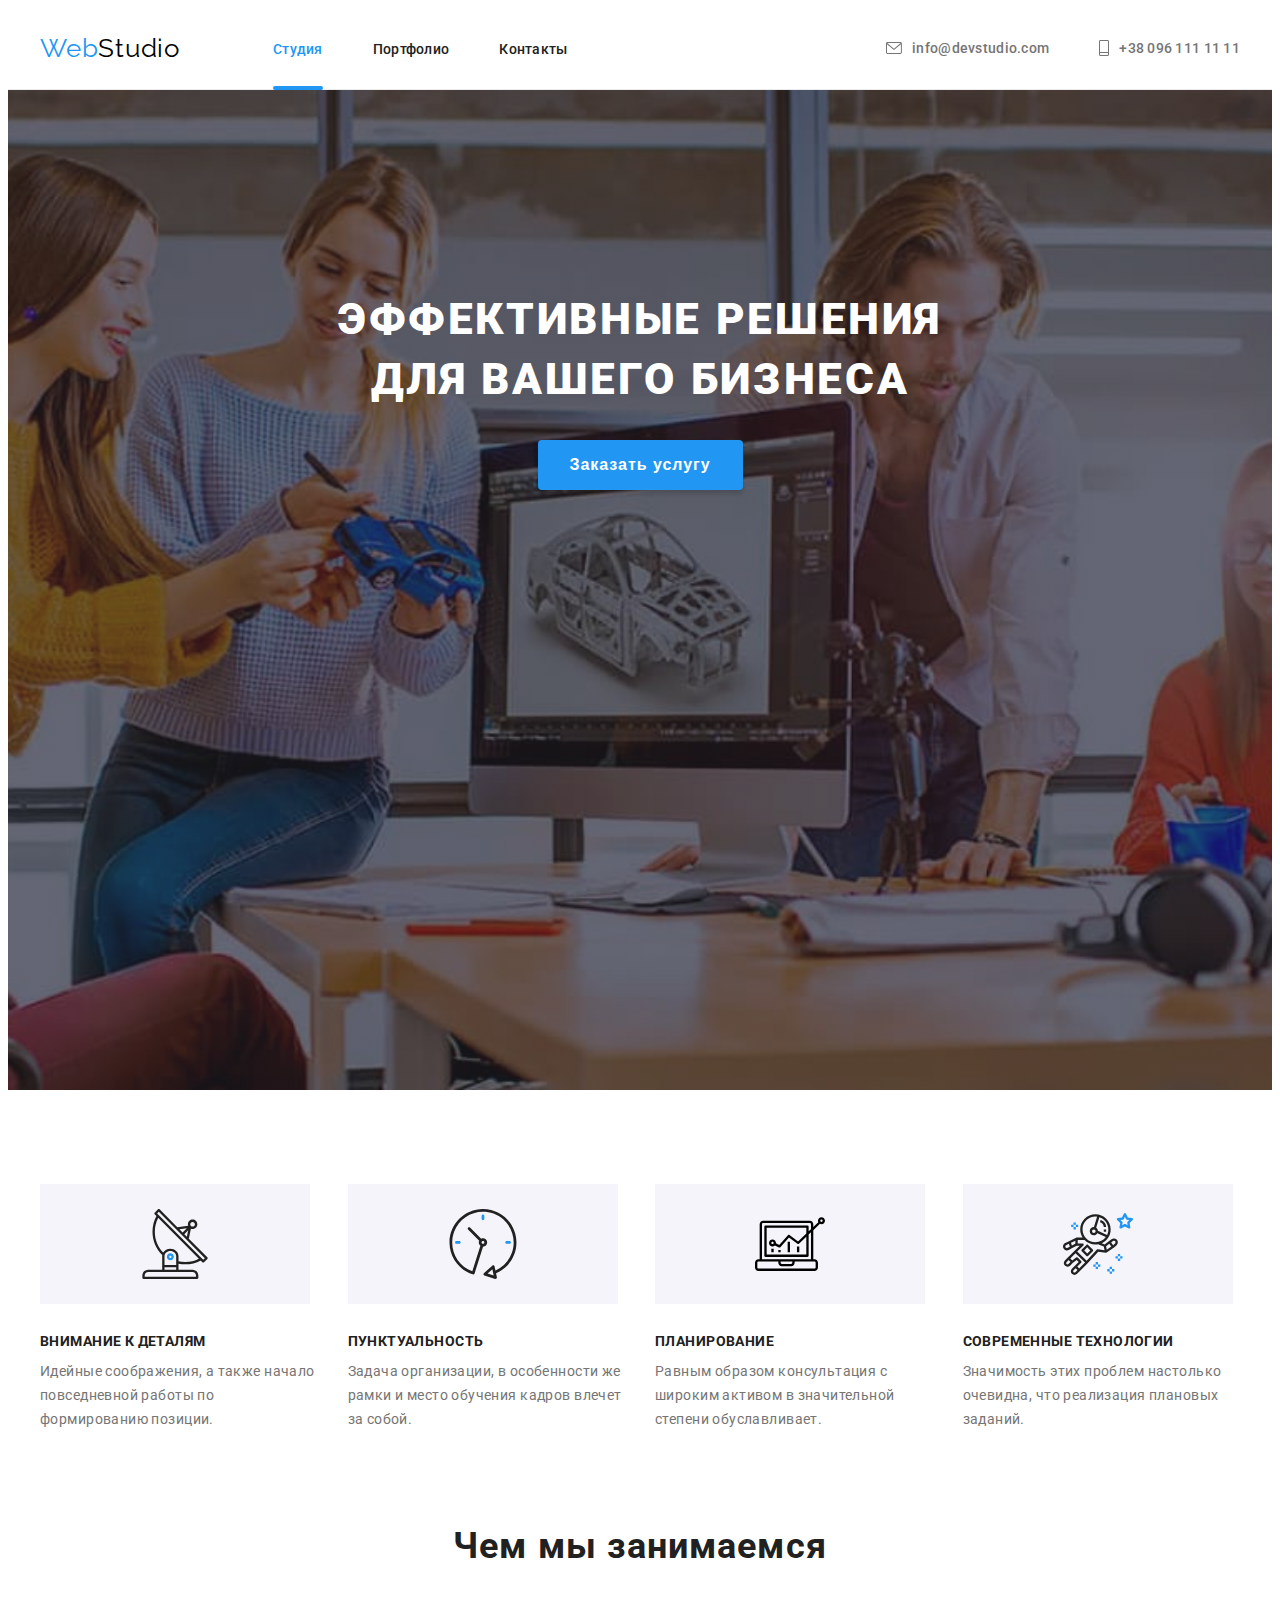
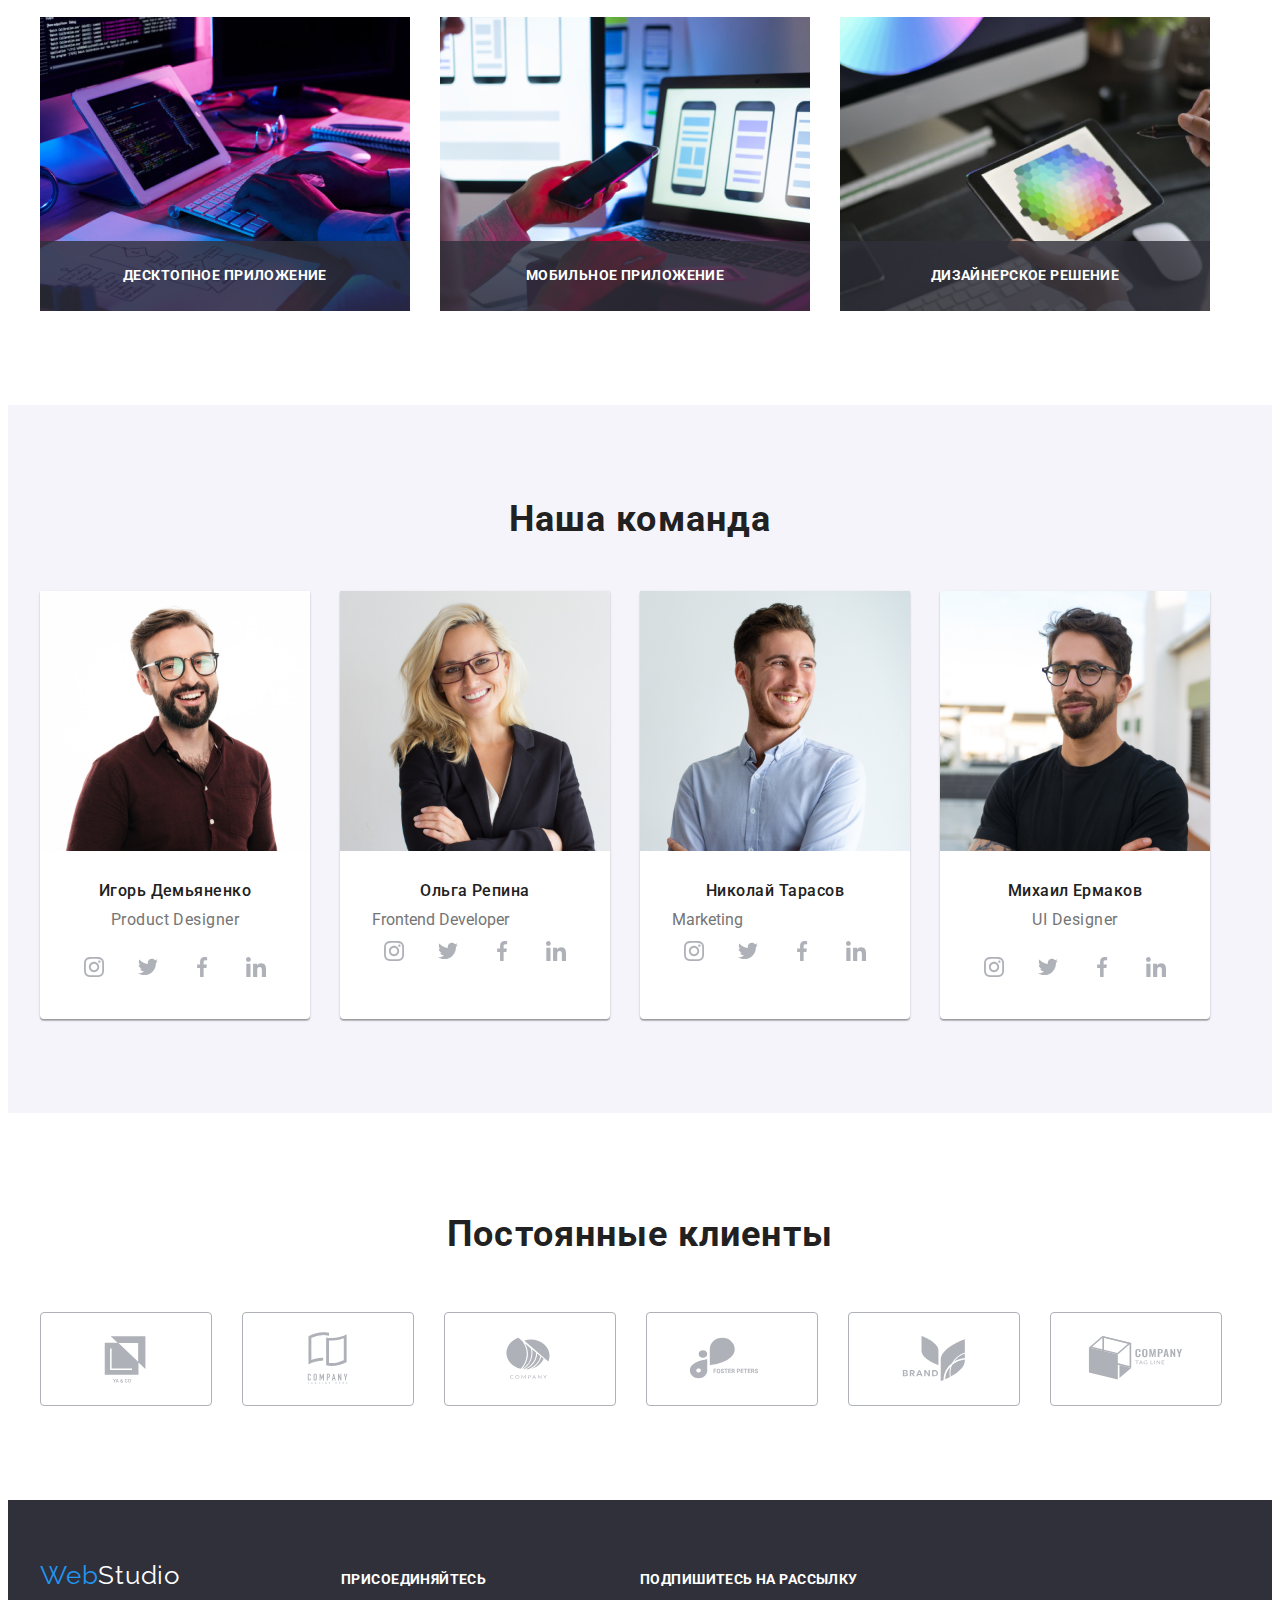
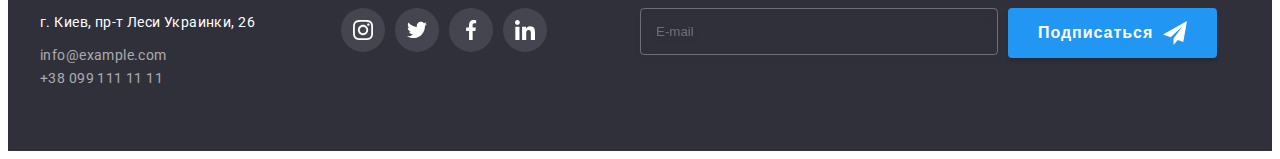
<file: index.html>
<!DOCTYPE html>
<html lang="ru">

<head>
    <meta charset="UTF-8" />
    <meta http-equiv="X-UA-Compatible" content="IE=edge" />
    <meta name="viewport" content="width=device-width, initial-scale=1.0" />
    <title>Web Studio</title>
    <link
        href="https://fonts.googleapis.com/css2?family=Raleway:wght@700&family=Roboto:wght@400;500;700;900&display=swap"
        rel="stylesheet" />
    <link rel="stylesheet" href="https://cdnjs.cloudflare.com/ajax/libs/modern-normalize/1.1.0/modern-normalize.min.css"
        integrity="sha512-wpPYUAdjBVSE4KJnH1VR1HeZfpl1ub8YT/NKx4PuQ5NmX2tKuGu6U/JRp5y+Y8XG2tV+wKQpNHVUX03MfMFn9Q=="
        crossorigin="anonymous" referrerpolicy="no-referrer" />
    <link rel="stylesheet" href="./css/main.min.css" />
</head>

<body>
    <!--шапка-->
    <header class="page-header">
        <div class="container header-container">
            <a class="logo" href=""><span class="logo-icon">Web</span>Studio</a>
            <!--Навигация-->
            <nav class="nav">
                <ul class="site-nav">
                    <li class="site-nav__item">
                        <a class="site-nav__link site-nav__link--active" href="./index.html">Студия</a>
                    </li>
                    <li class="site-nav__item">
                        <a class="site-nav__link" href="./portfolio.html">Портфолио</a>
                    </li>
                    <li class="site-nav__item">
                        <a class="site-nav__link" href="">Контакты</a>
                    </li>
                </ul>
            </nav>

            <!--Контакты-->
            <ul class="contacts">
                <li class="contacts__item">
                    <a class="contacts__link" href="mailto:info@devstudio.com">
                        <svg class="contacts__logo" width="16" height="12">
                            <use href="./images/symbol-defs.svg#icon-mail"></use>
                        </svg>info@devstudio.com</a>
                </li>

                <li class="contacts__item">
                    <a class="contacts__link" href="tel:+380961111111">
                        <svg class="contacts__logo" width="10"
                            height="16">
                            <use href="./images/symbol-defs.svg#icon-phone"></use>
                        </svg>+38 096 111 11 11</a>
                </li>
            </ul>
        </div>
    </header>
    <main>
        <!----------------------------------Герой-------------------------------------------->
        <section class="hero">
            <div class="container">
                <h1 class="hero__title">Эффективные решения <br />для вашего бизнеса</h1>
                <button class="hero__button" data-modal-open type="button">Заказать услугу</button>
            </div>
        </section>


    <!----------------------- modal ----------------------------------------->
    <div class="backdrop is-hidden" data-modal>
        <div class="modal-box">
            <button class="modal-box__btn" data-modal-close>
                <svg class="modal-box__btn--close" width="18" height="18">
                    <use href="./images/symbol-defs.svg#icon-icon-close"></use>
                </svg>
            </button>
    
            <p class="modal-box__title">Оставьте свои данные, мы вам перезвоним</p>
            <form class="modal-box__form">
                <div class="modal-box__field">
                    <label class="modal-box__label" for="name">Имя</label>
                    <input class="modal-box__input" type="name" name="name" id="name" />
                    <svg class="modal-box__icon" width="18" height="18">
                        <use href="./images/symbol-defs.svg#icon-person-black"></use>
                    </svg>
                </div>
    
                <div class="modal-box__field">
                    <label class="modal-box__label" for="tel">Телефон</label>
                    <input class="modal-box__input" type="tel" name="tel" id="tel" />
                    <svg class="modal-box__icon" width="18" height="18">
                        <use href="./images/symbol-defs.svg#icon-phone-black"></use>
                    </svg>
                </div>
    
                <div class="modal-box__field">
                    <label class="modal-box__label" for="mail">Почта</label>
                    <input class="modal-box__input" type="email" name="mail" id="mail" />
                    <svg class="modal-box__icon" width="18" height="18">
                        <use href="./images/symbol-defs.svg#icon-email-black"></use>
                    </svg>
                </div>
    
    
                <div class="textarea">
                    <label class="modal-box__label" for="textarea">Комментарий</label>
                    <textarea class="textarea__field" 
                    name="comment" 
                    rows="5" 
                    id="textarea" 
                    placeholder="Введите текст"></textarea>
                </div>
    
                <div class="modal-policy">
                    <label class="modal-policy__label" for="policy">
                        <input class="modal-policy__input visually-hidden" 
                        type="checkbox" 
                        name="policy" 
                        id="policy" />
                        <span class="modal-policy__check"></span>
                        <span class="modal-policy__text">Соглашаюсь с рассылкой и принимаю
                            <a class="modal-policy__agreement" href="">Условия договора</a></span>
                    </label>
                </div>
    
                <button class="modal__submit" type="submit">Отправить</button>
            </form>
        </div>
    </div>

        <!-------------------------------------Особенности------------------------------------->
        <section class="feature section">
            <div class="container">
                <h2 class="feature__title visually-hidden">Особенности</h2>
                <ul class="feature__list">
                    <li class="feature__item">
                        <div class="benefits">
                            <svg class="benefits__logo" width="70" height="70">
                                <use href="./images/symbol-defs.svg#icon-antenna-1"></use>
                            </svg>
                        </div>

                        <h3 class="benefits__title">Внимание к деталям</h3>
                        <p class="benefits__text">
                            Идейные соображения, а также начало повседневной работы по формированию позиции.
                        </p>
                    </li>

                    <li class="feature__item">
                        <div class="benefits">
                            <svg class="benefits__logo" width="70" height="70">
                                <use href="./images/symbol-defs.svg#icon-clock-1"></use>
                            </svg>
                        </div>

                        <h3 class="benefits__title">Пунктуальность</h3>
                        <p class="benefits__text">
                            Задача организации, в особенности же рамки и место обучения кадров влечет за собой.
                        </p>
                    </li>

                    <li class="feature__item">
                        <div class="benefits">
                            <svg class="feature__logo" width="70" height="70">
                                <use href="./images/symbol-defs.svg#icon-diagram-1"></use>
                            </svg>
                        </div>

                        <h3 class="benefits__title">Планирование</h3>
                        <p class="benefits__text">
                            Равным образом консультация с широким активом в значительной степени обуславливает.
                        </p>
                    </li>

                    <li class="feature__item">
                        <div class="benefits">
                            <svg class="benefits__logo" width="70" height="70">
                                <use href="./images/symbol-defs.svg#icon-astronaut-1"></use>
                            </svg>
                        </div>

                        <h3 class="benefits__title">Современные технологии</h3>
                        <p class="benefits__text">
                            Значимость этих проблем настолько очевидна, что реализация плановых заданий.
                        </p>
                    </li>
                </ul>
            </div>
        </section>

        <!------------------------------Чем мы занимаемся--------------------------------->
        <section class="work section">
            <div class="container">
                <h2 class="work__title">Чем мы занимаемся</h2>
                <ul class="work__list">
                    <li class="work__item">
                        <div class="work-thumb">
                        <img src="images/img.jpg" alt="верстка кода" width="370" height="295" />
                        <p class="work-thumb__text">Десктопное приложение</p>
                        </div>
                    </li>

                    <li class="work__item">
                        <div class="work-thumb">
                        <img src="images/img2.jpg" alt="телефон в руках" width="370" height="295" />
                        <p class="work-thumb__text">Мобильное приложение</p>
                        </div>
                    </li>

                    <li class="work__item">
                        <div class="work-thumb">
                        <img src="images/img3.jpg" alt="планшет в руках" width="370" height="295" />
                        <p class="work-thumb__text">Дизайнерское решение</p>
                        </div>
                    </li>
                </ul>
            </div>
        </section>

        <!--------------------------------Наша команда--------------------------------------------->
        <section class="comand section">
            <div class="container">
                <h2 class="comand__title">Наша команда</h2>
                <ul class="comand__list">
                    <li class="comand__items">
                        <img src="images/igor.jpg" alt="Igor photo" width="270" height="260" />
                        <div class="avatar">
                            <h3 class="avatar__title">Игорь Демьяненко</h3>
                            <p class="avatar__text">Product Designer</p>

                            <!------------соцсети-------------->
                            <ul class="social">
                                <li class="social__item">
                                    <a class="social__link" href="">
                                        <svg class="social__icon" width="20" height="20">
                                            <use href="./images/symbol-defs.svg#icon-instagram-2"></use>
                                        </svg>
                                    </a>
                                </li>

                                <li class="social__item">
                                    <a class="social__link" href="">
                                        <svg class="social__icon" width="20" height="20">
                                            <use href="./images/symbol-defs.svg#icon-twitter-1"></use>
                                        </svg>
                                    </a>
                                </li>

                                <li class="social__item">
                                    <a class="social__link" href="">
                                        <svg class="social__icon" width="20" height="20">
                                            <use href="./images/symbol-defs.svg#icon-facebook-1"></use>
                                        </svg>
                                    </a>
                                </li>

                                <li class="social__item">
                                    <a class="social__link" href="">
                                        <svg class="social__icon" width="20" height="20">
                                            <use href="./images/symbol-defs.svg#icon-linkedin-1"></use>
                                        </svg>
                                    </a>
                                </li>
                            </ul>
                        </div>
                    </li>

                    <li class="comand__items">
                        <img src="images/olga.jpg" alt="olga photo" width="270" height="260" />
                        <div class="avatar">
                            <h3 class="avatar__title">Ольга Репина</h3>
                            <p class="avatar-text">Frontend Developer</p>

                            <!-------------соцсети----------------->
                            <ul class="social">
                                <li class="social__item">
                                    <a class="social__link" href="">
                                        <svg class="social__icon" width="20" height="20">
                                            <use href="./images/symbol-defs.svg#icon-instagram-2"></use>
                                        </svg>
                                    </a>
                                </li>

                                <li class="social__item">
                                    <a class="social__link" href="">
                                        <svg class="social__icon" width="20" height="20">
                                            <use href="./images/symbol-defs.svg#icon-twitter-1"></use>
                                        </svg>
                                    </a>
                                </li>

                                <li class="social__item">
                                    <a class="social__link" href="">
                                        <svg class="social__icon" width="20" height="20">
                                            <use href="./images/symbol-defs.svg#icon-facebook-1"></use>
                                        </svg>
                                    </a>
                                </li>

                                <li class="social__item">
                                    <a class="social__link" href="">
                                        <svg class="social__icon" width="20" height="20">
                                            <use href="./images/symbol-defs.svg#icon-linkedin-1"></use>
                                        </svg>
                                    </a>
                                </li>
                            </ul>
                        </div>
                    </li>

                    <li class="comand__items">
                        <img src="images/nikolay.jpg" alt="Nikolay photo" width="270" height="260" />
                        <div class="avatar">
                            <h3 class="avatar__title">Николай Тарасов</h3>
                            <p class="avatar-text">Marketing</p>

                            <!-----------------соцсети------------------------->
                            <ul class="social">
                                <li class="social__item">
                                    <a class="social__link" href="">
                                        <svg class="social__icon" width="20" height="20">
                                            <use href="./images/symbol-defs.svg#icon-instagram-2"></use>
                                        </svg>
                                    </a>
                                </li>

                                <li class="social__item">
                                    <a class="social__link" href="">
                                        <svg class="social__icon" width="20" height="20">
                                            <use href="./images/symbol-defs.svg#icon-twitter-1"></use>
                                        </svg>
                                    </a>
                                </li>

                                <li class="social__item">
                                    <a class="social__link" href="">
                                        <svg class="social__icon" width="20" height="20">
                                            <use href="./images/symbol-defs.svg#icon-facebook-1"></use>
                                        </svg>
                                    </a>
                                </li>

                                <li class="social__item">
                                    <a class="social__link" href="">
                                        <svg class="social__icon" width="20" height="20">
                                            <use href="./images/symbol-defs.svg#icon-linkedin-1"></use>
                                        </svg>
                                    </a>
                                </li>
                            </ul>
                        </div>
                    </li>

                    <li class="comand__items">
                        <img src="images/michail.jpg" alt="Michail" width="270" height="260" />
                        <div class="avatar">
                            <h3 class="avatar__title">Михаил Ермаков</h3>
                            <p class="avatar__text">UI Designer</p>

                            <!-----------------соцсети------------------------>
                            <ul class="social">
                                <li class="social__item">
                                    <a class="social__link" href="">
                                        <svg class="social__icon" width="20" height="20">
                                            <use href="./images/symbol-defs.svg#icon-instagram-2"></use>
                                        </svg>
                                    </a>
                                </li>

                                <li class="social__item">
                                    <a class="social__link" href="">
                                        <svg class="social__icon" width="20" height="20">
                                            <use href="./images/symbol-defs.svg#icon-twitter-1"></use>
                                        </svg>
                                    </a>
                                </li>

                                <li class="social__item">
                                    <a class="social__link" href="">
                                        <svg class="social__icon" width="20" height="20">
                                            <use href="./images/symbol-defs.svg#icon-facebook-1"></use>
                                        </svg>
                                    </a>
                                </li>

                                <li class="social__item">
                                    <a class="social__link" href="">
                                        <svg class="social__icon" width="20" height="20">
                                            <use href="./images/symbol-defs.svg#icon-linkedin-1"></use>
                                        </svg>
                                    </a>
                                </li>
                            </ul>
                        </div>
                    </li>
                </ul>
            </div>
        </section>


    <!------------------------------Постоянные клиенты------------------------------------------>
    <section class="clients section">
        <div class="container">
            <h2 class="clients__title">Постоянные клиенты</h2>
            <ul class="clients__list">
                <li class="clients__item">
                    <a class="clients__link" href="">
                        <svg class="clients__img" width="106" height="60">
                            <use href="./images/symbol-defs.svg#icon-yacoLogo"></use>
                        </svg>
                    </a>
                </li>
                <li class="clients__item">
                    <a class="clients__link" href="">
                        <svg class="clients__img" width="106" height="60">
                            <use href="./images/symbol-defs.svg#icon-logotagline"></use>
                        </svg>
                    </a>
                </li>
                <li class="clients__item">
                    <a class="clients__link" href="">
                        <svg class="clients__img" width="106" height="60">
                            <use href="./images/symbol-defs.svg#icon-companylogo"></use>
                        </svg>
                    </a>
                </li>
                <li class="clients__item">
                    <a class="clients__link" href="">
                        <svg class="clients__img" width="106" height="60">
                            <use href="./images/symbol-defs.svg#icon-fosterlogo"></use>
                        </svg>
                    </a>
                </li>
                <li class="clients__item">
                    <a class="clients__link" href="">
                        <svg class="clients__img" width="106" height="60">
                            <use href="./images/symbol-defs.svg#icon-brandlogo"></use>
                        </svg>
                    </a>
                </li>
                <li class="clients__item">
                    <a class="clients__link" href="">
                        <svg class="clients__img" width="106" height="60">
                            <use href="./images/symbol-defs.svg#icon-taglinelogo"></use>
                        </svg>
                    </a>
                </li>
            </ul>
        </div>
    </section>
    </main>

       <!--------------------------------- Футер------------------------------------------>
    <footer class="page-footer">
        <div class="footer container">
            <div class="wrapper">
                <a class="wrapper__logo" href=""><span class="wrapper__icon">Web</span>Studio</a>

                <address class="addres">
                    <ul class="addres__list">
                        <li class="addres__items">
                            <a class="addres__link" href="https://goo.gl/maps/AxwCZDzG8Fguy3GU9">г. Киев, пр-т
                                Леси Украинки, 26</a>
                        </li>
                        <li class="footer__items">
                            <a class="addres__contacts" href="info@example.com">info@example.com</a>
                        </li>
                        <li class="footer__items">
                            <a class="addres__contacts" href="+380991111111">+38 099 111 11 11</a>
                        </li>
                    </ul>
                </address>
            </div>

            <div class="accede">
                <h2 class="accede__title">Присоединяйтесь</h2>
                <ul class="accede__list">
                    <li class="accede__item">
                        <a class="accede__link" href="">
                            <svg class="accede__logo" width="20" height="20">
                                <use href="./images/symbol-defs.svg#icon-instagram-2"></use>
                            </svg>
                        </a>
                    </li>

                    <li class="accede__item">
                        <a class="accede__link" href="">
                            <svg class="accede__logo" width="20" height="20">
                                <use href="./images/symbol-defs.svg#icon-twitter-1"></use>
                            </svg>
                        </a>
                    </li>

                    <li class="accede__item">
                        <a class="accede__link" href="">
                            <svg class="accede__logo" width="20" height="20">
                                <use href="./images/symbol-defs.svg#icon-facebook-1"></use>
                            </svg>
                        </a>
                    </li>

                    <li class="accede__item">
                        <a class="accede__link" href="">
                            <svg class="accede__logo" width="20" height="20">
                                <use href="./images/symbol-defs.svg#icon-linkedin-1"></use>
                            </svg>
                        </a>
                    </li>
                </ul>
            </div>

            <div class="subscribe">
                <h2 class="subscribe__title">Подпишитесь на рассылку</h2>
     
            <form class="subscribe-form">
                <label class="form__field">
                    <input type="email" class="form__input" name="mail" placeholder="E-mail" />
                </label>
                <button class="form-btn" type="submit">Подписаться
                <svg class="form-btn__icon" width="24" height="24">
                    <use href="./images/symbol-defs.svg#icon-telegram"></use>
                </svg>
                </button>
            </form>
            </div>
        </div>
    </footer>

    
                    
                    <script src="./js/modal.js"></script>
                    </body>
                    
                    </html>
</file>
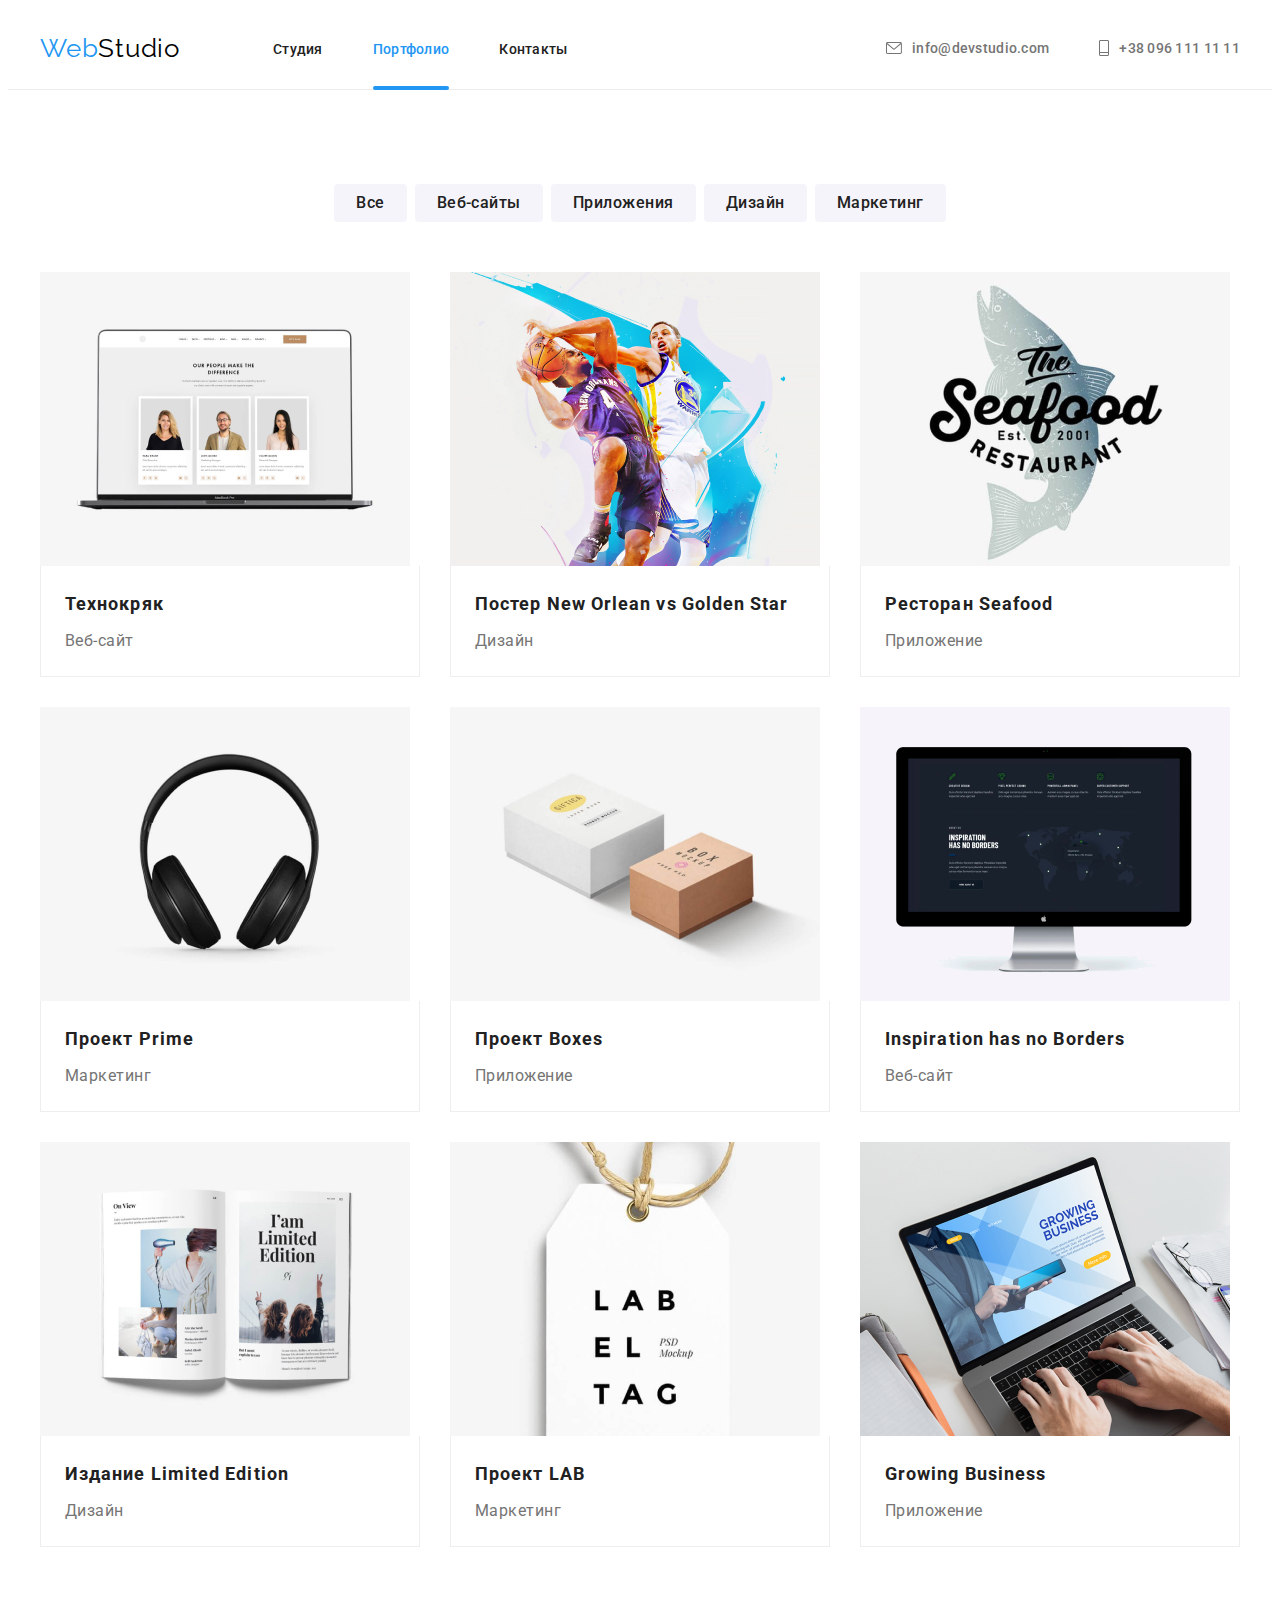
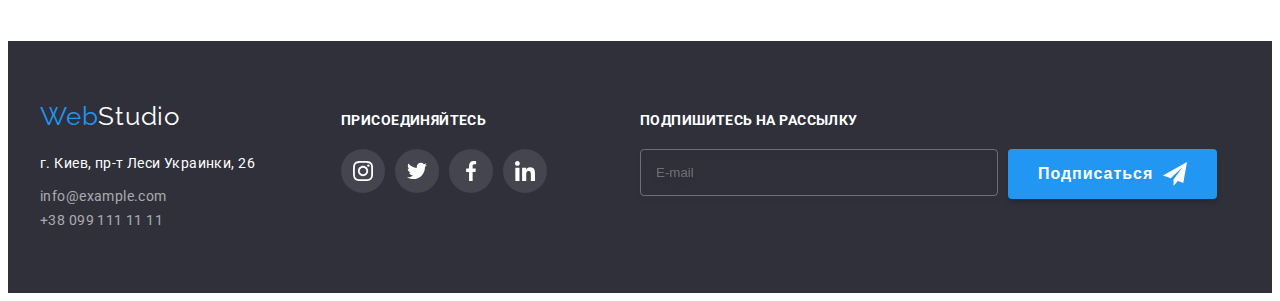
<file: portfolio.html>
<!DOCTYPE html>
<html lang="ru">

<head>
    <meta charset="UTF-8" />
    <meta http-equiv="X-UA-Compatible" content="IE=edge" />
    <meta name="viewport" content="width=device-width, initial-scale=1.0" />
    <title>Portfolio</title>
    <link
        href="https://fonts.googleapis.com/css2?family=Raleway:wght@700&family=Roboto:wght@400;500;700;900&display=swap"
        rel="stylesheet" />
    <link rel="stylesheet" href="https://cdnjs.cloudflare.com/ajax/libs/modern-normalize/1.1.0/modern-normalize.min.css"
        integrity="sha512-wpPYUAdjBVSE4KJnH1VR1HeZfpl1ub8YT/NKx4PuQ5NmX2tKuGu6U/JRp5y+Y8XG2tV+wKQpNHVUX03MfMFn9Q=="
        crossorigin="anonymous" referrerpolicy="no-referrer" />
<link rel="stylesheet" href="./css/main.min.css" />
</head>

<body>
    <!-----------------------------------------шапка------------------------------------------->
    <header class="page-header">
        <div class="container header-container">
            <a class="logo" href=""><span class="logo-icon">Web</span>Studio</a>
            <nav class="nav">
                <ul class="site-nav">
                    <li class="site-nav__item">
                        <a class="site-nav__link link" href="./index.html">Студия</a>
                    </li>
                    <li class="site-nav__item">
                        <a class="site-nav__link site-nav__link--active" href="./portfolio.html">Портфолио</a>
                    </li>
                    <li class="site-nav__item"><a class="site-nav__link" href="">Контакты</a></li>
                </ul>
            </nav>

            <!------------------------------Контакты--------------------------------------------->
            <ul class="contacts">
                <li class="contacts__item">
                    <a class="contacts__link" href="mailto:info@devstudio.com">
                        <svg class="contacts__logo" width="16" height="12">
                            <use href="./images/symbol-defs.svg#icon-mail"></use>
                        </svg>info@devstudio.com</a>
                </li>
            
                <li class="contacts__item">
                    <a class="contacts__link" href="tel:+380961111111"><svg class="contacts__logo" width="10" height="16">
                            <use href="./images/symbol-defs.svg#icon-phone"></use>
                        </svg>+38 096 111 11 11</a>
                </li>
            </ul>
        </div>
    </header>
    <main>
        <section class="section">
            <div class="portfolio container">
                <!-------------------фильтр----------------------------->
                <h1 class="portfolio__title visually-hidden">Portfolio</h1>
                <ul class="filter">
                    <li class="filter__items">
                        <button class="filter__btn" type="button">Все</button>
                    </li>
                    <li class="filter__items">
                        <button class="filter__btn" type="button">Веб-сайты</button>
                    </li>
                    <li class="filter__items">
                        <button class="filter__btn" type="button">Приложения</button>
                    </li>
                    <li class="filter__items">
                        <button class="filter__btn" type="button">Дизайн</button>
                    </li>
                    <li class="filter__items">
                        <button class="filter__btn" type="button">Маркетинг</button>
                    </li>
                </ul>

                <!---------------------Галерея фото------------------------>
                <ul class="grid">
                    <li class="grid__item">
                        <a class="grid__link" href="">
                            <div class="thumb">
                            <img src="./images/notebook.jpg" alt="technokryak" width="370" height="294" />
                            <div class="thumb__text">
                                <p class="">
                                    Ресурс предлагает комплексные предложения с разным уровнем функционала и
                                    сервисов. Все это позволит посетителю получить исчерпывающие сведения о
                                    компании или частном лице.
                                </p>
                            </div>
                            </div>
                            
                            <div class="aside">
                                <h2 class="aside__items">Технокряк</h2>
                                <p class="aside__text">Веб-сайт</p>
                            </div>
                        </a>
                    </li>

                    <li class="grid__item">
                        <a class="grid__link" href="">
                            <div class="thumb">
                            <img src="./images/basketball.jpg" alt="poster-new-orlean-vs-srat" width="370"
                                height="294" />
                            <div class="thumb__text">
                                <p class="">
                                    Ресурс предлагает комплексные предложения с разным уровнем функционала и
                                    сервисов. Все это позволит посетителю получить исчерпывающие сведения о
                                    компании или частном лице.
                                </p>
                            </div>
                            </div>
                            
                                <div class="aside">
                                <h2 class="aside__items">Постер New Orlean vs Golden Star</h2>
                                <p class="aside__text">Дизайн</p>
                            </div>
                        </a>
                    </li>

                    <li class="grid__item">
                        <a class="grid__link" href="">
                            <div class="thumb">
                            <img src="./images/restaurant.jpg" alt="seafood" width="370" height="294" />
                            <div class="thumb__text">
                                <p class="">
                                    Ресурс предлагает комплексные предложения с разным уровнем функционала и
                                    сервисов. Все это позволит посетителю получить исчерпывающие сведения о
                                    компании или частном лице.
                                </p>
                            </div>
                            </div>
                            
                            <div class="aside">
                                <h2 class="aside__items">Ресторан Seafood</h2>
                                <p class="aside__text">Приложение</p>
                            </div>
                        </a>
                    </li>

                    <li class="grid__item">
                        <a class="grid__link" href="">
                            <div class="thumb">
                            <img src="./images/headphones.jpg" alt="project-prime" width="370" height="294" />
                            <div class="thumb__text">
                                <p class="">
                                    Ресурс предлагает комплексные предложения с разным уровнем функционала и
                                    сервисов. Все это позволит посетителю получить исчерпывающие сведения о
                                    компании или частном лице.
                                </p>
                            </div>
                            </div>
                            
                            <div class="aside">
                                <h2 class="aside__items">Проект Prime</h2>
                                <p class="aside__text">Маркетинг</p>
                            </div>
                        </a>
                    </li>

                    <li class="grid__item">
                        <a class="grid__link" href="">
                            <div class="thumb">
                            <img src="./images/boxes.jpg" alt="project-boxes" width="370" height="294" />
                            <div class="thumb__text">
                                <p class="">
                                    Ресурс предлагает комплексные предложения с разным уровнем функционала и
                                    сервисов. Все это позволит посетителю получить исчерпывающие сведения о
                                    компании или частном лице.
                                </p>
                            </div>
                            </div>
                            
                            <div class="aside">
                                <h2 class="aside__items">Проект Boxes</h2>
                                <p class="aside__text">Приложение</p>
                            </div>
                        </a>
                    </li>

                    <li class="grid__item">
                        <a class="grid__link" href="">
                            <div class="thumb">
                            <img src="./images/monitor.jpg" alt="isipiration-has-no-border" width="370" height="294" />
                            <div class="thumb__text">
                                <p class="">
                                    Ресурс предлагает комплексные предложения с разным уровнем функционала и
                                    сервисов. Все это позволит посетителю получить исчерпывающие сведения о
                                    компании или частном лице.
                                </p>
                            </div>
                            </div>
                            
                            <div class="aside">
                                <h2 class="aside__items">Inspiration has no Borders</h2>
                                <p class="aside__text">Веб-сайт</p>
                            </div>
                        </a>
                    </li>

                    <li class="grid__item">
                        <a class="grid__link" href="">
                            <div class="thumb">
                            <img src="./images/book.jpg" alt="limited-edition" width="370" height="294" />
                            <div class="thumb__text">
                                <p class="">
                                    Ресурс предлагает комплексные предложения с разным уровнем функционала и
                                    сервисов. Все это позволит посетителю получить исчерпывающие сведения о
                                    компании или частном лице.
                                </p>
                            </div>
                            </div>
                            
                            <div class="aside">
                                <h2 class="aside__items">Издание Limited Edition</h2>
                                <p class="aside__text">Дизайн</p>
                            </div>
                        </a>
                    </li>

                    <li class="grid__item">
                        <a class="grid__link" href="">
                            <div class="thumb">
                            <img src="./images/labeltag.jpg" alt="project-lab" width="370" height="294" />
                            <div class="thumb__text">
                                <p class="">
                                    Ресурс предлагает комплексные предложения с разным уровнем функционала и
                                    сервисов. Все это позволит посетителю получить исчерпывающие сведения о
                                    компании или частном лице.
                                </p>
                            </div>
                            </div>
                            
                            <div class="aside">
                                <h2 class="aside__items">Проект LAB</h2>
                                <p class="aside__text">Маркетинг</p>
                            </div>
                        </a>
                    </li>

                    <li class="grid__item">
                        <a class="grid__link" href="">
                            <div class="thumb">
                            <img src="./images/growingbusiness.jpg" alt="growing-business" width="370" height="294" />
                            <div class="thumb__text">
                                <p class="">
                                    Ресурс предлагает комплексные предложения с разным уровнем функционала и
                                    сервисов. Все это позволит посетителю получить исчерпывающие сведения о
                                    компании или частном лице.
                                </p>
                            </div>
                            </div>
                            
                            <div class="aside">
                                <h2 class="aside__items">Growing Business</h2>
                                <p class="aside__text">Приложение</p>
                            </div>
                        </a>
                    </li>
                </ul>
            </div>
        </section>
    </main>
   <!--------------------------------------Футер------------------------------------------------->
    <footer class="page-footer">
        <div class="footer container">
            <div class="wrapper">
                <a class="wrapper__logo" href=""><span class="wrapper__icon">Web</span>Studio</a>
    
                <address class="addres">
                    <ul class="addres__list">
                        <li class="addres__items">
                            <a class="addres__link" href="https://goo.gl/maps/AxwCZDzG8Fguy3GU9">г. Киев, пр-т
                                Леси Украинки, 26</a>
                        </li>
                        <li class="footer__items">
                            <a class="addres__contacts" href="info@example.com">info@example.com</a>
                        </li>
                        <li class="footer__items">
                            <a class="addres__contacts" href="+380991111111">+38 099 111 11 11</a>
                        </li>
                    </ul>
                </address>
            </div>
    
            <div class="accede">
                <h2 class="accede__title">Присоединяйтесь</h2>
                <ul class="accede__list">
                    <li class="accede__item">
                        <a class="accede__link" href="">
                            <svg class="accede__logo" width="20" height="20">
                                <use href="./images/symbol-defs.svg#icon-instagram-2"></use>
                            </svg>
                        </a>
                    </li>
    
                    <li class="accede__item">
                        <a class="accede__link" href="">
                            <svg class="accede__logo" width="20" height="20">
                                <use href="./images/symbol-defs.svg#icon-twitter-1"></use>
                            </svg>
                        </a>
                    </li>
    
                    <li class="accede__item">
                        <a class="accede__link" href="">
                            <svg class="accede__logo" width="20" height="20">
                                <use href="./images/symbol-defs.svg#icon-facebook-1"></use>
                            </svg>
                        </a>
                    </li>
    
                    <li class="accede__item">
                        <a class="accede__link" href="">
                            <svg class="accede__logo" width="20" height="20">
                                <use href="./images/symbol-defs.svg#icon-linkedin-1"></use>
                            </svg>
                        </a>
                    </li>
                </ul>
            </div>
    
            <div class="subscribe">
                <h2 class="subscribe__title">Подпишитесь на рассылку</h2>
    
                <form class="subscribe-form">
                    <label class="form__field">
                        <input type="email" class="form__input" name="mail" placeholder="E-mail" />
                    </label>
                    <button class="form-btn" type="submit">Подписаться
                        <svg class="form-btn__icon" width="24" height="24">
                            <use href="./images/symbol-defs.svg#icon-telegram"></use>
                        </svg>
                    </button>
                </form>
            </div>
        </div>
    </footer>
    
    
    
    <script src="./js/modal.js"></script>
    </body>
    
    </html>
</file>
<file: css/main.min.css>
.visually-hidden{position:absolute;width:1px;height:1px;margin:-1px;border:0;padding:0;white-space:nowrap;-webkit-clip-path:inset(100%);clip-path:inset(100%);clip:rect(0 0 0 0);overflow:hidden}.container{width:1200px;margin:0 auto;padding-left:15px;padding-right:15px}.backdrop,.thumb,.thumb__text{width:100%;height:100%}body{background-color:#fff;color:#757575;font-family:Roboto,sans-serif}h1,h2,h3,p{margin:0}ul{list-style:none;padding:0;margin:0}img{display:block;max-width:100%;height:auto}a{text-decoration:none}button{cursor:pointer}.link{text-decoration:none}.section{padding:94px 0}.logo{margin-right:93px;color:#000;font-family:Raleway,sans-serif;font-size:26px;line-height:1.19;letter-spacing:0.03em}.logo-icon{color:#2196f3}.header-container{display:-webkit-box;display:-ms-flexbox;display:flex;-webkit-box-align:center;-ms-flex-align:center;align-items:center;padding-top:25px;padding-bottom:25px}.site-nav{display:-webkit-box;display:-ms-flexbox;display:flex}.site-nav__item:not(:last-child){margin-right:50px}.site-nav__link{color:#212121;font-weight:500;font-size:14px;line-height:1.14;letter-spacing:0.02em;-webkit-transition:color 250ms cubic-bezier(0.4, 0, 0.2, 1);transition:color 250ms cubic-bezier(0.4, 0, 0.2, 1)}.site-nav__link:hover,.site-nav__link:focus{color:#2196f3}.site-nav__link--active{color:#2196f3}.site-nav__item{position:relative}.site-nav__link--active::after{display:inline-block;position:absolute;content:'';bottom:-32px;left:0;background-color:#2196f3;width:100%;height:4px;border-radius:2px;-webkit-transform:scale(1);transform:scale(1);-webkit-transition:-webkit-transform 250ms cubic-bezier(0.4, 0, 0.2, 1);transition:-webkit-transform 250ms cubic-bezier(0.4, 0, 0.2, 1);transition:transform 250ms cubic-bezier(0.4, 0, 0.2, 1);transition:transform 250ms cubic-bezier(0.4, 0, 0.2, 1), -webkit-transform 250ms cubic-bezier(0.4, 0, 0.2, 1)}.site-nav__link--active:hover::after{-webkit-transform:scaleX(0.9);transform:scaleX(0.9)}.page-header{border-bottom:1px solid #ececec}.contacts{display:-webkit-box;display:-ms-flexbox;display:flex;margin-left:auto}.contacts__item:not(:last-child){margin-right:50px}.contacts__link{display:-webkit-box;display:-ms-flexbox;display:flex;-webkit-box-align:center;-ms-flex-align:center;align-items:center;color:#757575;fill:#757575;font-weight:500;font-size:14px;line-height:1.4 1.4;letter-spacing:0.02em;margin-bottom:0;-webkit-transition:color 250ms cubic-bezier(0.4, 0, 0.2, 1),fill 250ms cubic-bezier(0.4, 0, 0.2, 1);transition:color 250ms cubic-bezier(0.4, 0, 0.2, 1),fill 250ms cubic-bezier(0.4, 0, 0.2, 1)}.contacts__link:hover,.contacts__link:focus{color:#2196f3;fill:#2196f3}.contacts__logo{margin-right:10px}.hero{padding:200px 0;text-align:center;margin:0 auto;max-width:1600px;height:600px;background-image:-webkit-gradient(linear, left top, right top, from(rgba(47,48,58,0.4)), to(rgba(47,48,58,0.4))),url("../images/hero.jpg");background-image:linear-gradient(to right, rgba(47,48,58,0.4), rgba(47,48,58,0.4)),url("../images/hero.jpg");background-repeat:no-repeat;background-position:center;background-size:cover;background-color:#2f303a}.hero__title{margin-bottom:30px;color:#fff;font-weight:900;font-size:44px;line-height:1.36;letter-spacing:0.06em;text-transform:uppercase}.hero__button{padding:10px 32px;min-width:200px;min-height:50px;-webkit-box-shadow:0px 4px 4px rgba(0,0,0,0.15);box-shadow:0px 4px 4px rgba(0,0,0,0.15);border-radius:4px;border:transparent;-webkit-box-align:center;-ms-flex-align:center;align-items:center;text-align:center;letter-spacing:0.06em;background-color:#2196f3;color:#fff;font-weight:700;font-size:16px;line-height:1.88;-webkit-transition:background-color 250ms cubic-bezier(0.4, 0, 0.2, 1);transition:background-color 250ms cubic-bezier(0.4, 0, 0.2, 1)}.hero__button:hover,.hero__button:focus{background-color:#188ce8}.backdrop{visibility:visible;position:fixed;top:0;left:0;background-color:rgba(0,0,0,0.2);opacity:1;-webkit-transition:opacity 250ms cubic-bezier(0.4, 0, 0.2, 1),visibility 250ms cubic-bezier(0.4, 0, 0.2, 1);transition:opacity 250ms cubic-bezier(0.4, 0, 0.2, 1),visibility 250ms cubic-bezier(0.4, 0, 0.2, 1)}.backdrop.is-hidden{visibility:hidden;opacity:0;pointer-events:none}.backdrop.is-hidden .modal-box{-webkit-transform:translate(-50%, -50%) scale(0);transform:translate(-50%, -50%) scale(0)}.modal-box{position:absolute;top:50%;left:50%;padding:40px;min-width:528px;background-color:#fff;-webkit-box-shadow:0px 1px 3px rgba(0,0,0,0.12),0px 1px 1px rgba(0,0,0,0.14),0px 2px 1px rgba(0,0,0,0.2);box-shadow:0px 1px 3px rgba(0,0,0,0.12),0px 1px 1px rgba(0,0,0,0.14),0px 2px 1px rgba(0,0,0,0.2);border-radius:4px;-webkit-transform:translate(-50%, -50%) scale(1);transform:translate(-50%, -50%) scale(1);-webkit-transition:-webkit-transform 250ms cubic-bezier(0.4, 0, 0.2, 1);transition:-webkit-transform 250ms cubic-bezier(0.4, 0, 0.2, 1);transition:transform 250ms cubic-bezier(0.4, 0, 0.2, 1);transition:transform 250ms cubic-bezier(0.4, 0, 0.2, 1), -webkit-transform 250ms cubic-bezier(0.4, 0, 0.2, 1)}.modal-box__btn{position:absolute;top:8px;right:8px;display:-webkit-box;display:-ms-flexbox;display:flex;-webkit-box-pack:center;-ms-flex-pack:center;justify-content:center;-webkit-box-align:center;-ms-flex-align:center;align-items:center;margin-left:auto;width:30px;height:30px;background-color:#fff;border:1px solid rgba(0,0,0,0.1);border-radius:50%}.modal-box__btn--close{fill:#000;-webkit-transition:fill 250ms cubic-bezier(0.4, 0, 0.2, 1);transition:fill 250ms cubic-bezier(0.4, 0, 0.2, 1)}.modal-box__btn--close:hover,.modal-box__btn--close:focus{fill:#2196f3}.modal-box__title{margin-bottom:12px;font-weight:700;font-size:20px;line-height:1.15;text-align:center;letter-spacing:0.03em;color:#000}.modal-box__form{width:448px;margin:0 auto;text-align:center}.modal-box__field{display:-webkit-box;display:-ms-flexbox;display:flex;-webkit-box-orient:vertical;-webkit-box-direction:normal;-ms-flex-direction:column;flex-direction:column;position:relative;margin-bottom:10px}.modal-box__label{margin-bottom:10px;text-align:start;font-size:12px;line-height:1.17;margin-bottom:4px;letter-spacing:0.01em;color:#757575}.modal-box__input{height:40px;padding:11px 12px 11px 42px;border:1px solid rgba(33,33,33,0.2);-webkit-box-sizing:border-box;box-sizing:border-box;border-radius:4px;-webkit-transition:border-color 250ms transition-timing-function, outline 250ms transition-timing-function;transition:border-color 250ms transition-timing-function, outline 250ms transition-timing-function}.modal-box__input:focus,.modal-box__input:focus+.modal-box__icon{fill:#2196f3;border-color:#2196f3;outline:none}.modal-box__icon{position:absolute;top:50%;left:12px;fill:#212121;-webkit-transition:fill 250ms cubic-bezier(0.4, 0, 0.2, 1);transition:fill 250ms cubic-bezier(0.4, 0, 0.2, 1)}.textarea{display:-webkit-box;display:-ms-flexbox;display:flex;-webkit-box-orient:vertical;-webkit-box-direction:normal;-ms-flex-direction:column;flex-direction:column;position:relative;margin-bottom:20px}.textarea__field{padding:12px 16px;width:448px;border:1px solid rgba(33,33,33,0.2);-webkit-box-sizing:border-box;box-sizing:border-box;border-radius:4px;resize:none;-webkit-transition:border-color 250ms cubic-bezier(0.4, 0, 0.2, 1),outline 250ms cubic-bezier(0.4, 0, 0.2, 1);transition:border-color 250ms cubic-bezier(0.4, 0, 0.2, 1),outline 250ms cubic-bezier(0.4, 0, 0.2, 1)}.textarea__field:focus{border-color:#2196f3;outline:none}.textarea__field::-webkit-input-placeholder{font-size:12px;line-height:1.14;letter-spacing:0.01em;color:rgba(117,117,117,0.5);-webkit-transition:color 250ms transition-timing-function;transition:color 250ms transition-timing-function}.textarea__field:-ms-input-placeholder{font-size:12px;line-height:1.14;letter-spacing:0.01em;color:rgba(117,117,117,0.5);-webkit-transition:color 250ms transition-timing-function;transition:color 250ms transition-timing-function}.textarea__field::-ms-input-placeholder{font-size:12px;line-height:1.14;letter-spacing:0.01em;color:rgba(117,117,117,0.5);-webkit-transition:color 250ms transition-timing-function;transition:color 250ms transition-timing-function}.textarea__field::placeholder{font-size:12px;line-height:1.14;letter-spacing:0.01em;color:rgba(117,117,117,0.5);-webkit-transition:color 250ms transition-timing-function;transition:color 250ms transition-timing-function}.textarea__field:focus::-webkit-input-placeholder{color:#2196f3}.textarea__field:focus:-ms-input-placeholder{color:#2196f3}.textarea__field:focus::-ms-input-placeholder{color:#2196f3}.textarea__field:focus::placeholder{color:#2196f3}.modal-policy{display:-webkit-box;display:-ms-flexbox;display:flex;-webkit-box-pack:center;-ms-flex-pack:center;justify-content:center;margin-bottom:30px;padding:0}.modal-policy__label{display:-webkit-inline-box;display:-ms-inline-flexbox;display:inline-flex;-webkit-box-align:center;-ms-flex-align:center;align-items:center}.modal-policy__check{display:inline-block;margin-right:8px;width:16px;height:15px;border:2px solid #212121;border-radius:2px;-webkit-transform:scale(0.9);transform:scale(0.9);-webkit-transition:background-color 250ms cubic-bezier(0.4, 0, 0.2, 1),border-color 250ms cubic-bezier(0.4, 0, 0.2, 1),-webkit-transform 250ms cubic-bezier(0.4, 0, 0.2, 1);transition:background-color 250ms cubic-bezier(0.4, 0, 0.2, 1),border-color 250ms cubic-bezier(0.4, 0, 0.2, 1),-webkit-transform 250ms cubic-bezier(0.4, 0, 0.2, 1);transition:transform 250ms cubic-bezier(0.4, 0, 0.2, 1),background-color 250ms cubic-bezier(0.4, 0, 0.2, 1),border-color 250ms cubic-bezier(0.4, 0, 0.2, 1);transition:transform 250ms cubic-bezier(0.4, 0, 0.2, 1),background-color 250ms cubic-bezier(0.4, 0, 0.2, 1),border-color 250ms cubic-bezier(0.4, 0, 0.2, 1),-webkit-transform 250ms cubic-bezier(0.4, 0, 0.2, 1)}.modal-policy__input:checked+.modal-policy__check{background-color:#2196f3;border-color:#2196f3;background-image:url(../images/icon-check.svg);background-size:contain;background-origin:border-box;-webkit-transform:scale(1);transform:scale(1)}.modal-policy__text{font-size:14px;line-height:1.71;letter-spacing:0.03em;color:#757575}.modal-policy__agreement{position:relative;text-decoration:none;font-size:14px;line-height:1.17;letter-spacing:0.03em;color:#2196f3}.modal-policy__agreement::after{position:absolute;content:'';top:14.5px;left:0;width:100%;height:1px;background-color:#2196f3}.modal__submit{width:200px;height:50px;padding:10px 55px;background-color:#2196f3;-webkit-box-shadow:0px 4px 4px rgba(0,0,0,0.15);box-shadow:0px 4px 4px rgba(0,0,0,0.15);border-radius:4px;border-style:none;font-weight:700;font-size:16px;line-height:1.88;-webkit-box-align:center;-ms-flex-align:center;align-items:center;text-align:center;letter-spacing:0.06em;color:#fff;-webkit-transition:background-color 250ms cubic-bezier(0.4, 0, 0.2, 1);transition:background-color 250ms cubic-bezier(0.4, 0, 0.2, 1)}.modal__submit:hover,.modal__submit:focus{background-color:#188ce8}.feature__list{display:-webkit-box;display:-ms-flexbox;display:flex;-ms-flex-wrap:wrap;flex-wrap:wrap}.feature__item{margin-right:30px;-ms-flex-preferred-size:calc((100% - 90px) / 4);flex-basis:calc((100% - 90px) / 4)}.benefits{display:-webkit-box;display:-ms-flexbox;display:flex;-webkit-box-pack:center;-ms-flex-pack:center;justify-content:center;-webkit-box-align:center;-ms-flex-align:center;align-items:center;margin-bottom:30px;background-color:#f5f4fa;width:270px;height:120px}.feature__item:last-child{margin-right:0}.benefits__title{color:#212121;font-weight:700;font-size:14px;line-height:1.14;letter-spacing:0.03em;text-transform:uppercase;margin-top:0;margin-bottom:10px}.benefits__text{font-size:14px;line-height:1.71;letter-spacing:0.03em}.work{padding-top:0}.work__title{text-align:center;margin-bottom:50px;color:#212121;font-weight:700;font-size:36px;line-height:1.16;letter-spacing:0.03em}.work__list{display:-webkit-box;display:-ms-flexbox;display:flex;-ms-flex-wrap:wrap;flex-wrap:wrap}.work__item:not(:last-child){margin-right:30px}.work-thumb{position:relative}.work-thumb__text{display:-webkit-box;display:-ms-flexbox;display:flex;-webkit-box-pack:center;-ms-flex-pack:center;justify-content:center;-webkit-box-align:center;-ms-flex-align:center;align-items:center;position:absolute;bottom:0;left:0;width:100%;height:70px;text-align:center;font-weight:700;font-size:14px;line-height:1.14;letter-spacing:0.03em;text-transform:uppercase;color:#fff;background-color:rgba(47,48,58,0.8)}.comand{background-color:#f5f4fa}.comand__title{margin-bottom:50px;color:#212121;font-weight:700;font-size:36px;line-height:1.16;letter-spacing:0.03em;text-align:center}.comand__list{display:-webkit-box;display:-ms-flexbox;display:flex;-ms-flex-wrap:wrap;flex-wrap:wrap}.comand__items{margin-right:30px;background-color:#fff;-webkit-box-shadow:0px 1px 3px rgba(0,0,0,0.12),0px 1px 1px rgba(0,0,0,0.14),0px 2px 1px rgba(0,0,0,0.2);box-shadow:0px 1px 3px rgba(0,0,0,0.12),0px 1px 1px rgba(0,0,0,0.14),0px 2px 1px rgba(0,0,0,0.2);border-radius:0px 0px 4px 4px}.comand__items:last-child{margin-right:0}.avatar{padding:30px 32px}.avatar__title{text-align:center;margin-bottom:10px;color:#212121;font-weight:500;font-size:16px;line-height:1.19;letter-spacing:0.03em}.avatar__text{text-align:center;margin-bottom:16px;font-size:16px;line-height:1.19;letter-spacing:0.03em}.social{display:-webkit-box;display:-ms-flexbox;display:flex;padding:0;margin:0}.social__item:not(:last-child){margin-right:10px}.social__link{display:-webkit-box;display:-ms-flexbox;display:flex;-webkit-box-pack:center;-ms-flex-pack:center;justify-content:center;-webkit-box-align:center;-ms-flex-align:center;align-items:center;width:44px;height:44px;border-radius:50%;color:#afb1b8;-webkit-transition:background-color 250ms cubic-bezier(0.4, 0, 0.2, 1),color 250ms cubic-bezier(0.4, 0, 0.2, 1);transition:background-color 250ms cubic-bezier(0.4, 0, 0.2, 1),color 250ms cubic-bezier(0.4, 0, 0.2, 1)}.social__link:hover,.social__link:focus{background-color:#2196f3;color:#fff}.social__icon{fill:currentColor}.clients{text-align:center}.clients__title{text-align:center;margin-bottom:50px;font-weight:700;font-size:36px;line-height:1.51;letter-spacing:0.03em;color:#212121}.clients__list{display:-webkit-box;display:-ms-flexbox;display:flex;padding:0;margin:0}.clients__item:not(:last-child){margin-right:30px}.clients__link{display:-webkit-box;display:-ms-flexbox;display:flex;-webkit-box-pack:center;-ms-flex-pack:center;justify-content:center;-webkit-box-align:center;-ms-flex-align:center;align-items:center;width:170px;height:92px;border:1px solid #afb1b8;border-radius:4px;color:#afb1b8;-webkit-transition:color 250ms cubic-bezier(0.4, 0, 0.2, 1),border 250ms cubic-bezier(0.4, 0, 0.2, 1);transition:color 250ms cubic-bezier(0.4, 0, 0.2, 1),border 250ms cubic-bezier(0.4, 0, 0.2, 1)}.clients__img{fill:currentColor}.clients__link:hover,.clients__link:focus{color:#2196f3;border:1px solid #2196f3}.page-footer{padding:60px 0;background-color:#2f303a}.footer{-webkit-box-align:baseline;-ms-flex-align:baseline;align-items:baseline;display:-webkit-box;display:-ms-flexbox;display:flex}.wrapper{margin-right:70px}.wrapper__logo{display:inline-block;margin-bottom:20px;color:#fff;font-family:Raleway,sans-serif;font-size:26px;line-height:1.19;letter-spacing:0.03em}.wrapper__icon{color:#2196f3}.addres__list{width:231px}.addres__items{margin-bottom:9px}.addres__items:last-child{margin-bottom:0px}.addres__link{font-style:normal;color:#fff;background-color:#2f303a;font-size:14px;line-height:1.71;letter-spacing:0.03em}.addres__contacts{font-style:normal;color:rgba(255,255,255,0.6);background-color:#2f303a;font-size:14px;line-height:1.71;letter-spacing:0.03em;-webkit-transition:color 250ms cubic-bezier(0.4, 0, 0.2, 1);transition:color 250ms cubic-bezier(0.4, 0, 0.2, 1)}.addres__contacts:hover,.addres__contacts:focus{color:#2196f3}.accede{margin-right:93px}.accede__title{font-weight:700;font-size:14px;line-height:1.14;letter-spacing:0.03em;text-transform:uppercase;color:#fff;margin-bottom:20px}.accede__list{display:-webkit-box;display:-ms-flexbox;display:flex;padding:0;margin:0;width:206px}.accede__item:not(:last-child){margin-right:10px}.accede__link{display:-webkit-box;display:-ms-flexbox;display:flex;-webkit-box-pack:center;-ms-flex-pack:center;justify-content:center;-webkit-box-align:center;-ms-flex-align:center;align-items:center;width:44px;height:44px;border-radius:50%;background-color:rgba(255,255,255,0.1);color:#fff;-webkit-transition:background-color 250ms cubic-bezier(0.4, 0, 0.2, 1);transition:background-color 250ms cubic-bezier(0.4, 0, 0.2, 1)}.accede__link:hover,.accede__link:focus{background-color:#2196f3}.accede__logo{fill:currentColor}.subscribe__title{margin-bottom:20px;font-weight:700;font-size:14px;line-height:1.14;letter-spacing:0.03em;text-transform:uppercase;color:#fff}.subscribe-form{position:relative;display:-webkit-box;display:-ms-flexbox;display:flex;margin:0 auto}.form__field{position:relative;display:-webkit-box;display:-ms-flexbox;display:flex;-webkit-box-orient:vertical;-webkit-box-direction:normal;-ms-flex-direction:column;flex-direction:column;width:358px;height:50px;margin-right:10px}.form__input{margin:0;padding:15px;background-color:inherit;color:#fff;border:1px solid rgba(255,255,255,0.3);-webkit-box-sizing:border-box;box-sizing:border-box;-webkit-filter:drop-shadow(0px 4px 4px rgba(0,0,0,0.15));filter:drop-shadow(0px 4px 4px rgba(0,0,0,0.15));border-radius:4px;-webkit-transition:border-color 250ms cubic-bezier(0.4, 0, 0.2, 1),outline 250ms cubic-bezier(0.4, 0, 0.2, 1);transition:border-color 250ms cubic-bezier(0.4, 0, 0.2, 1),outline 250ms cubic-bezier(0.4, 0, 0.2, 1)}.form__input:hover,.form__input:focus{border-color:rgba(255,255,255,0.5);outline:none}.form__input::-webkit-input-placeholder{color:rgba(255,255,255,0.3);-webkit-transition:color 250ms cubic-bezier(0.4, 0, 0.2, 1);transition:color 250ms cubic-bezier(0.4, 0, 0.2, 1)}.form__input:-ms-input-placeholder{color:rgba(255,255,255,0.3);-webkit-transition:color 250ms cubic-bezier(0.4, 0, 0.2, 1);transition:color 250ms cubic-bezier(0.4, 0, 0.2, 1)}.form__input::-ms-input-placeholder{color:rgba(255,255,255,0.3);-webkit-transition:color 250ms cubic-bezier(0.4, 0, 0.2, 1);transition:color 250ms cubic-bezier(0.4, 0, 0.2, 1)}.form__input::placeholder{color:rgba(255,255,255,0.3);-webkit-transition:color 250ms cubic-bezier(0.4, 0, 0.2, 1);transition:color 250ms cubic-bezier(0.4, 0, 0.2, 1)}.form__input::-webkit-input-placeholder:hover::-webkit-input-placeholder,.form__input::-webkit-input-placeholder:focus::-webkit-input-placeholder{color:rgba(255,255,255,0.5)}.form__input:-ms-input-placeholder:hover:-ms-input-placeholder,.form__input:-ms-input-placeholder:focus:-ms-input-placeholder{color:rgba(255,255,255,0.5)}.form__input::-ms-input-placeholder:hover::-ms-input-placeholder,.form__input::-ms-input-placeholder:focus::-ms-input-placeholder{color:rgba(255,255,255,0.5)}.form__input::placeholder:hover::placeholder,.form__input::placeholder:focus::placeholder{color:rgba(255,255,255,0.5)}.form-btn{display:-webkit-box;display:-ms-flexbox;display:flex;-webkit-box-pack:center;-ms-flex-pack:center;justify-content:center;-webkit-box-align:center;-ms-flex-align:center;align-items:center;text-align:inherit;padding:10px 30px;min-width:200px;font-weight:700;font-size:16px;line-height:1.88;letter-spacing:0.06em;background-color:#2196f3;color:#fff;-webkit-box-shadow:0px 4px 4px rgba(0,0,0,0.15);box-shadow:0px 4px 4px rgba(0,0,0,0.15);border-radius:4px;border-style:none;-webkit-transition:background-color 250ms cubic-bezier(0.4, 0, 0.2, 1);transition:background-color 250ms cubic-bezier(0.4, 0, 0.2, 1)}.form-btn:hover,.form-btn:focus{background-color:#188ce8}.form-btn__icon{fill:#fff;margin-left:10px}.filter{display:-webkit-box;display:-ms-flexbox;display:flex;-webkit-box-pack:center;-ms-flex-pack:center;justify-content:center;-webkit-box-align:center;-ms-flex-align:center;align-items:center;margin-bottom:50px}.filter__items:not(:last-child){margin-right:8px}.filter__btn{padding:6px 22px;border-radius:4px;border:transparent;text-align:center;background-color:#f5f4fa;color:#212121;font-family:inherit;font-weight:500;font-size:16px;line-height:1.62;letter-spacing:0.03em;-webkit-transition:background-color 250ms cubic-bezier(0.4, 0, 0.2, 1),color 250ms cubic-bezier(0.4, 0, 0.2, 1),-webkit-box-shadow 250ms cubic-bezier(0.4, 0, 0.2, 1);transition:background-color 250ms cubic-bezier(0.4, 0, 0.2, 1),color 250ms cubic-bezier(0.4, 0, 0.2, 1),-webkit-box-shadow 250ms cubic-bezier(0.4, 0, 0.2, 1);transition:background-color 250ms cubic-bezier(0.4, 0, 0.2, 1),color 250ms cubic-bezier(0.4, 0, 0.2, 1),box-shadow 250ms cubic-bezier(0.4, 0, 0.2, 1);transition:background-color 250ms cubic-bezier(0.4, 0, 0.2, 1),color 250ms cubic-bezier(0.4, 0, 0.2, 1),box-shadow 250ms cubic-bezier(0.4, 0, 0.2, 1),-webkit-box-shadow 250ms cubic-bezier(0.4, 0, 0.2, 1)}.filter__btn:hover,.filter__btn:focus{background-color:#2196f3;color:#fff;-webkit-box-shadow:0px 3px 1px rgba(0,0,0,0.1),0px 1px 2px rgba(0,0,0,0.08),0px 2px 2px rgba(0,0,0,0.12);box-shadow:0px 3px 1px rgba(0,0,0,0.1),0px 1px 2px rgba(0,0,0,0.08),0px 2px 2px rgba(0,0,0,0.12)}.grid{display:-webkit-box;display:-ms-flexbox;display:flex;-ms-flex-wrap:wrap;flex-wrap:wrap}.grid__item{width:calc((100% - 60px) / 3);margin-right:30px;margin-bottom:30px}.grid__link{display:block;-webkit-transition:-webkit-box-shadow 250ms cubic-bezier(0.4, 0, 0.2, 1);transition:-webkit-box-shadow 250ms cubic-bezier(0.4, 0, 0.2, 1);transition:box-shadow 250ms cubic-bezier(0.4, 0, 0.2, 1);transition:box-shadow 250ms cubic-bezier(0.4, 0, 0.2, 1), -webkit-box-shadow 250ms cubic-bezier(0.4, 0, 0.2, 1)}.grid__link:hover,.grid__link:focus{-webkit-box-shadow:0px 1px 1px rgba(0,0,0,0.12),0px 4px 4px rgba(0,0,0,0.06),1px 4px 6px rgba(0,0,0,0.16);box-shadow:0px 1px 1px rgba(0,0,0,0.12),0px 4px 4px rgba(0,0,0,0.06),1px 4px 6px rgba(0,0,0,0.16)}.grid__link:hover .thumb__text,.grid__link:focus .thumb__text{-webkit-transform:translate(0);transform:translate(0)}.grid__item:nth-child(3n){margin-right:0}.grid__item:nth-last-child(-n+3){margin-bottom:0}.thumb{position:relative;overflow:hidden}.thumb__text{position:absolute;bottom:0;right:0;background-color:rgba(33,150,243,0.9);-webkit-transform:translateY(100%);transform:translateY(100%);-webkit-transition:-webkit-transform 250ms cubic-bezier(0.4, 0, 0.2, 1);transition:-webkit-transform 250ms cubic-bezier(0.4, 0, 0.2, 1);transition:transform 250ms cubic-bezier(0.4, 0, 0.2, 1);transition:transform 250ms cubic-bezier(0.4, 0, 0.2, 1), -webkit-transform 250ms cubic-bezier(0.4, 0, 0.2, 1)}.thumb__text>p{padding:63px 24px;font-size:18px;line-height:1.56;letter-spacing:0.03em;color:#fff}.aside{padding:20px 24px;border-left:1px solid #eee;border-right:1px solid #eee;border-bottom:1px solid #eee}.aside__items{margin-bottom:4px;color:#212121;font-weight:700;font-size:18px;line-height:2;letter-spacing:0.06em}.aside__text{font-size:16px;line-height:1.88;letter-spacing:0.03em;color:#757575}
/*# sourceMappingURL=main.min.css.map */
</file>
